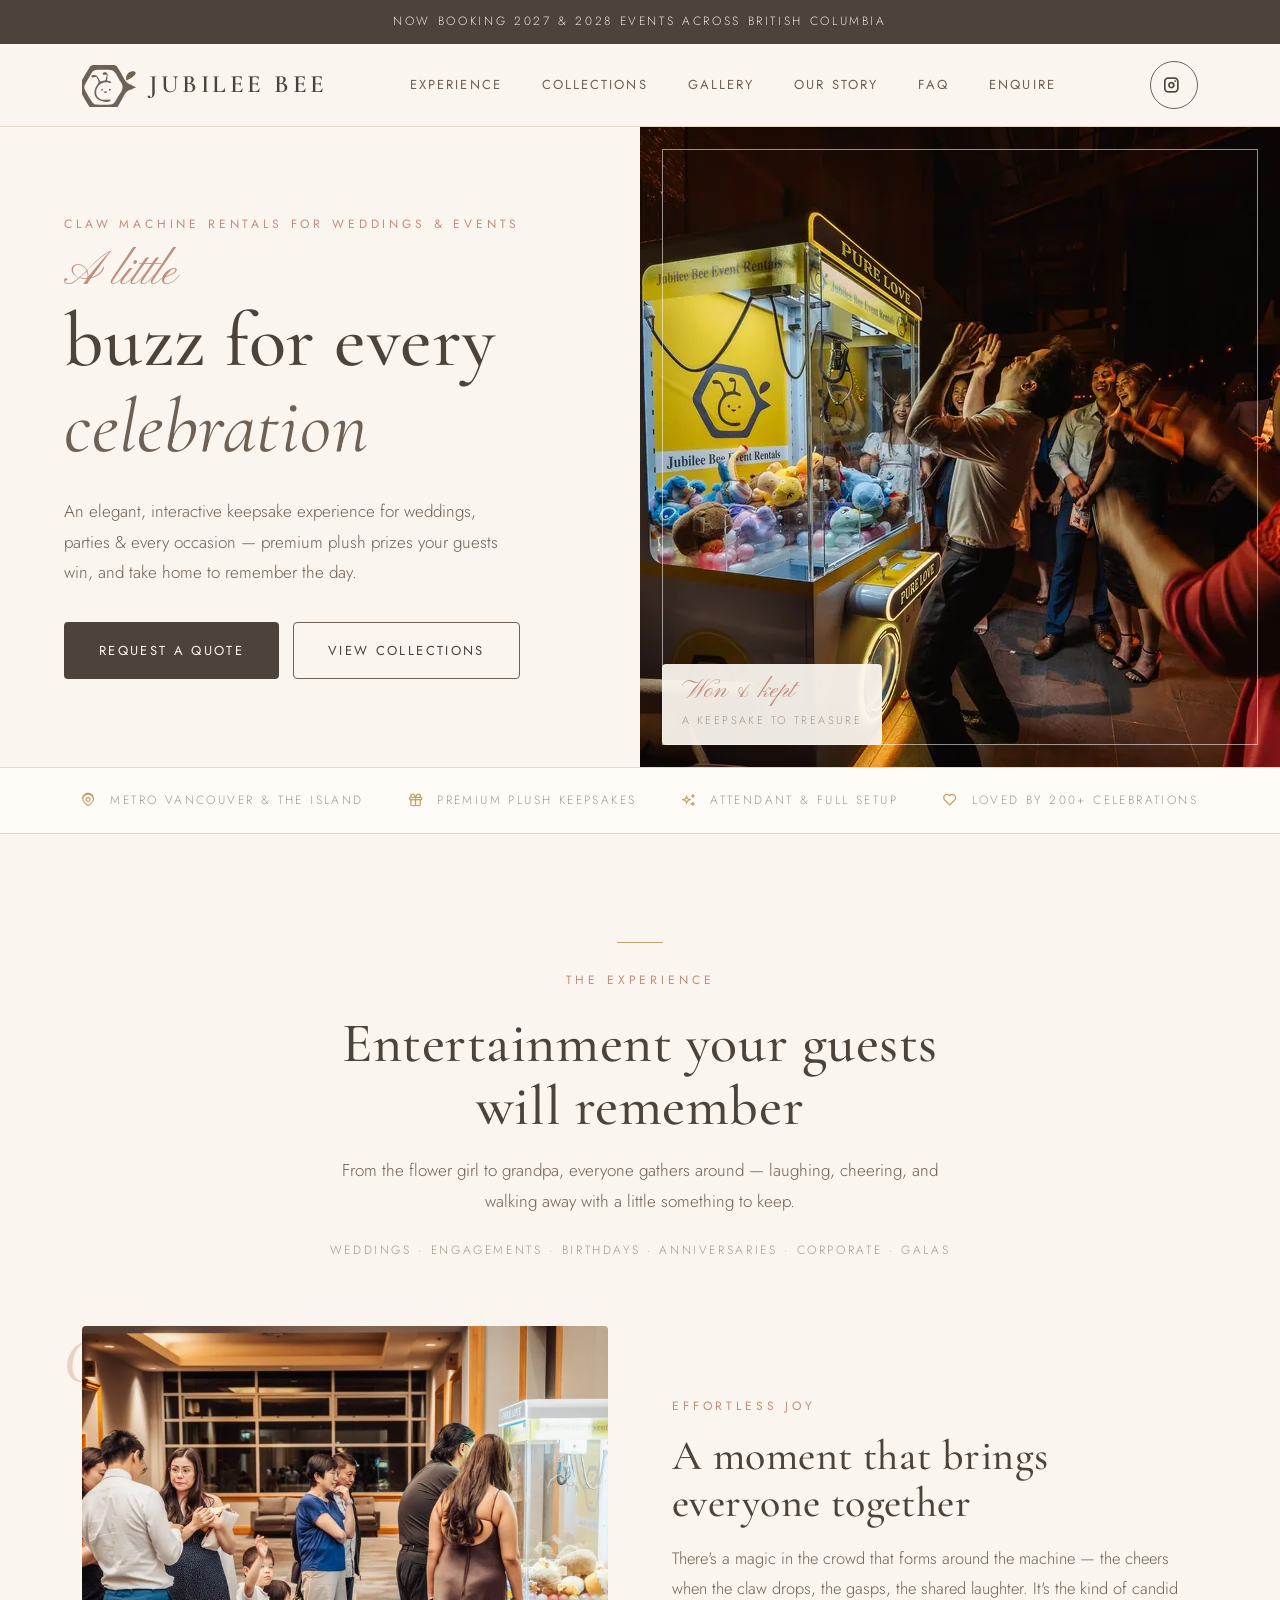
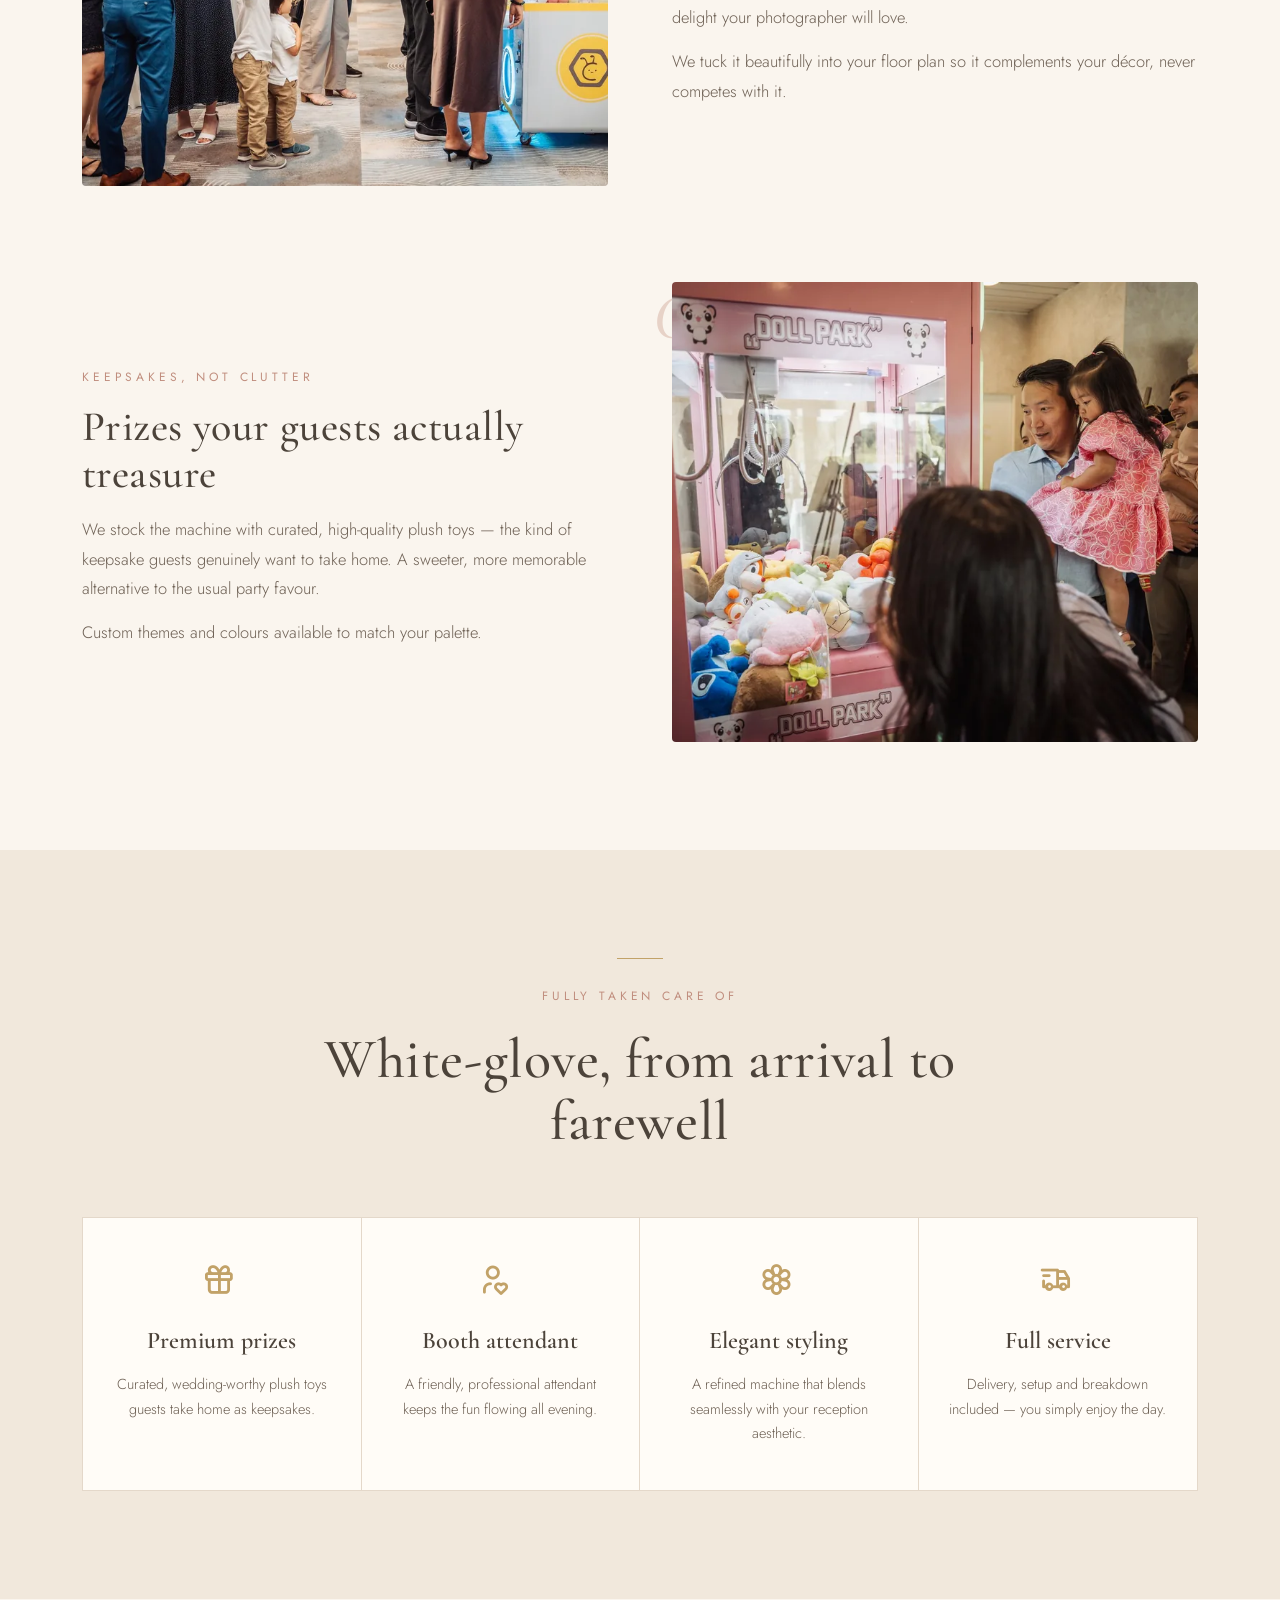
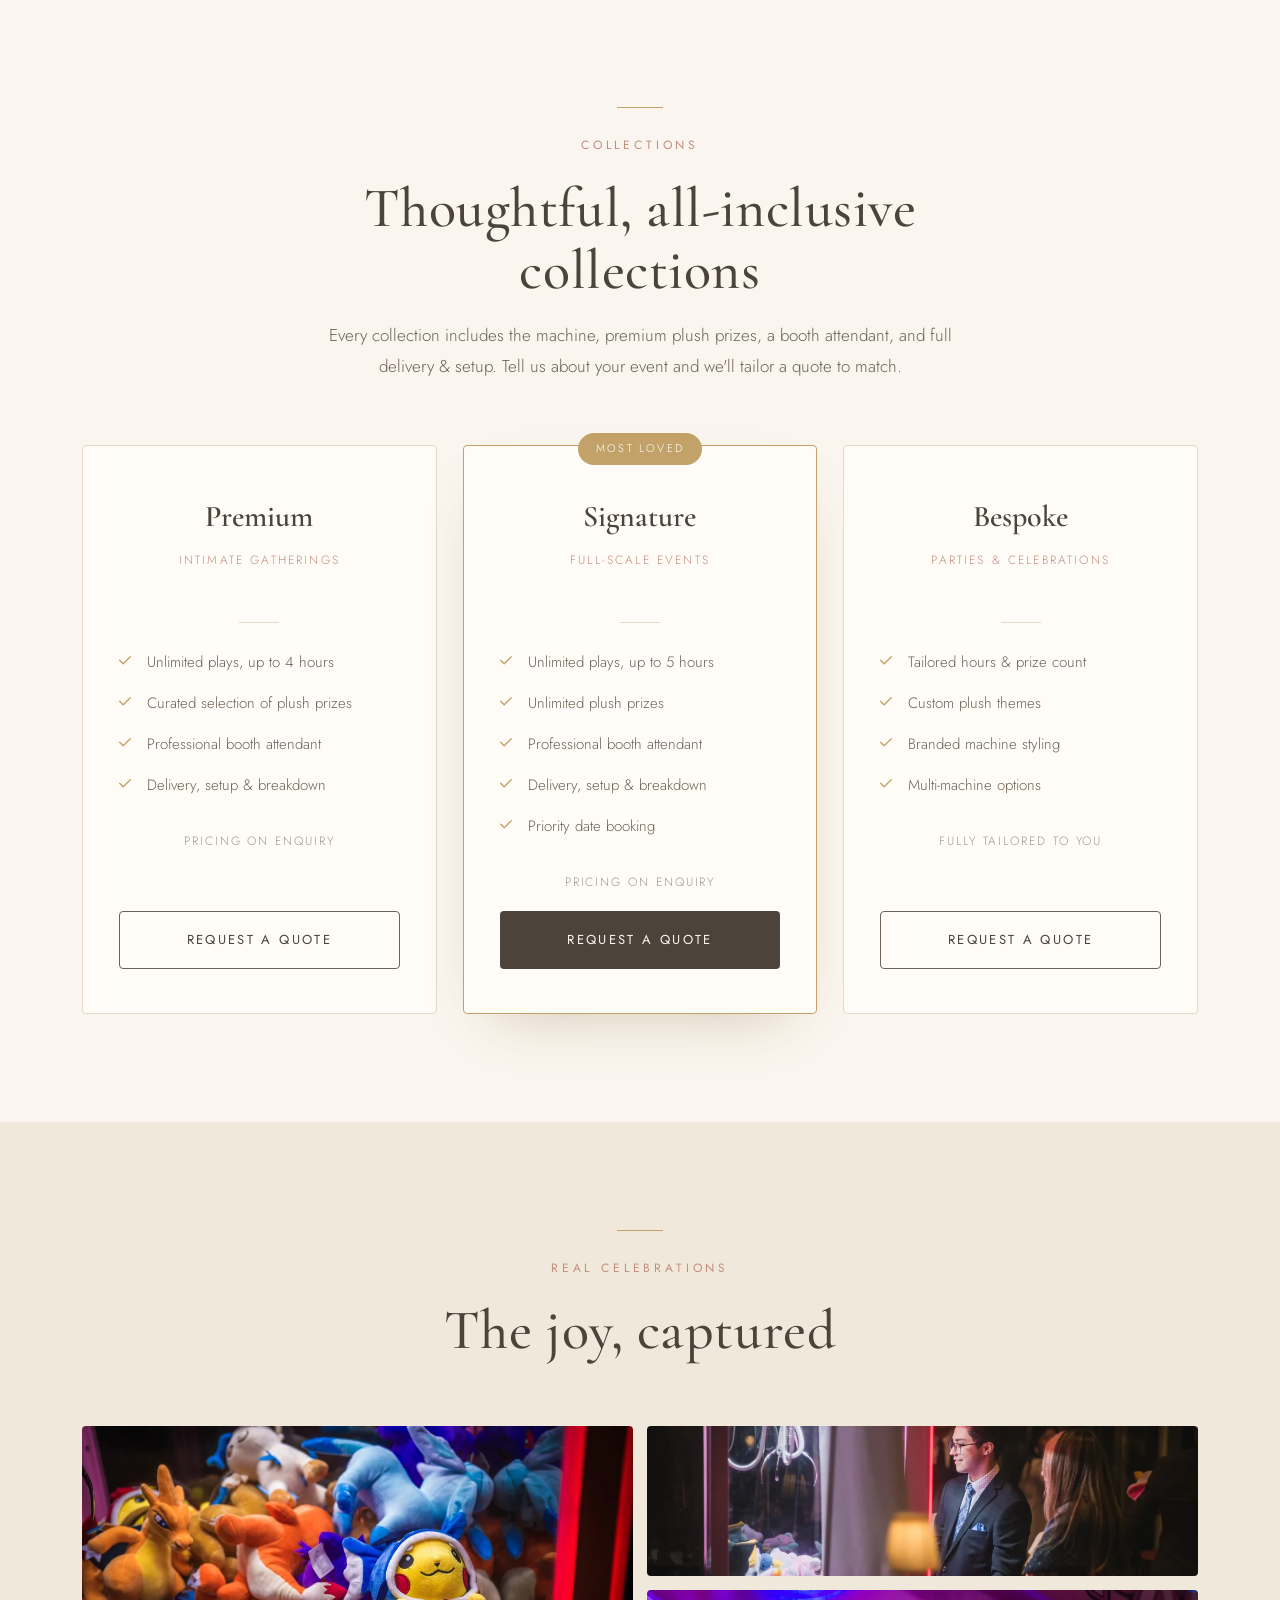
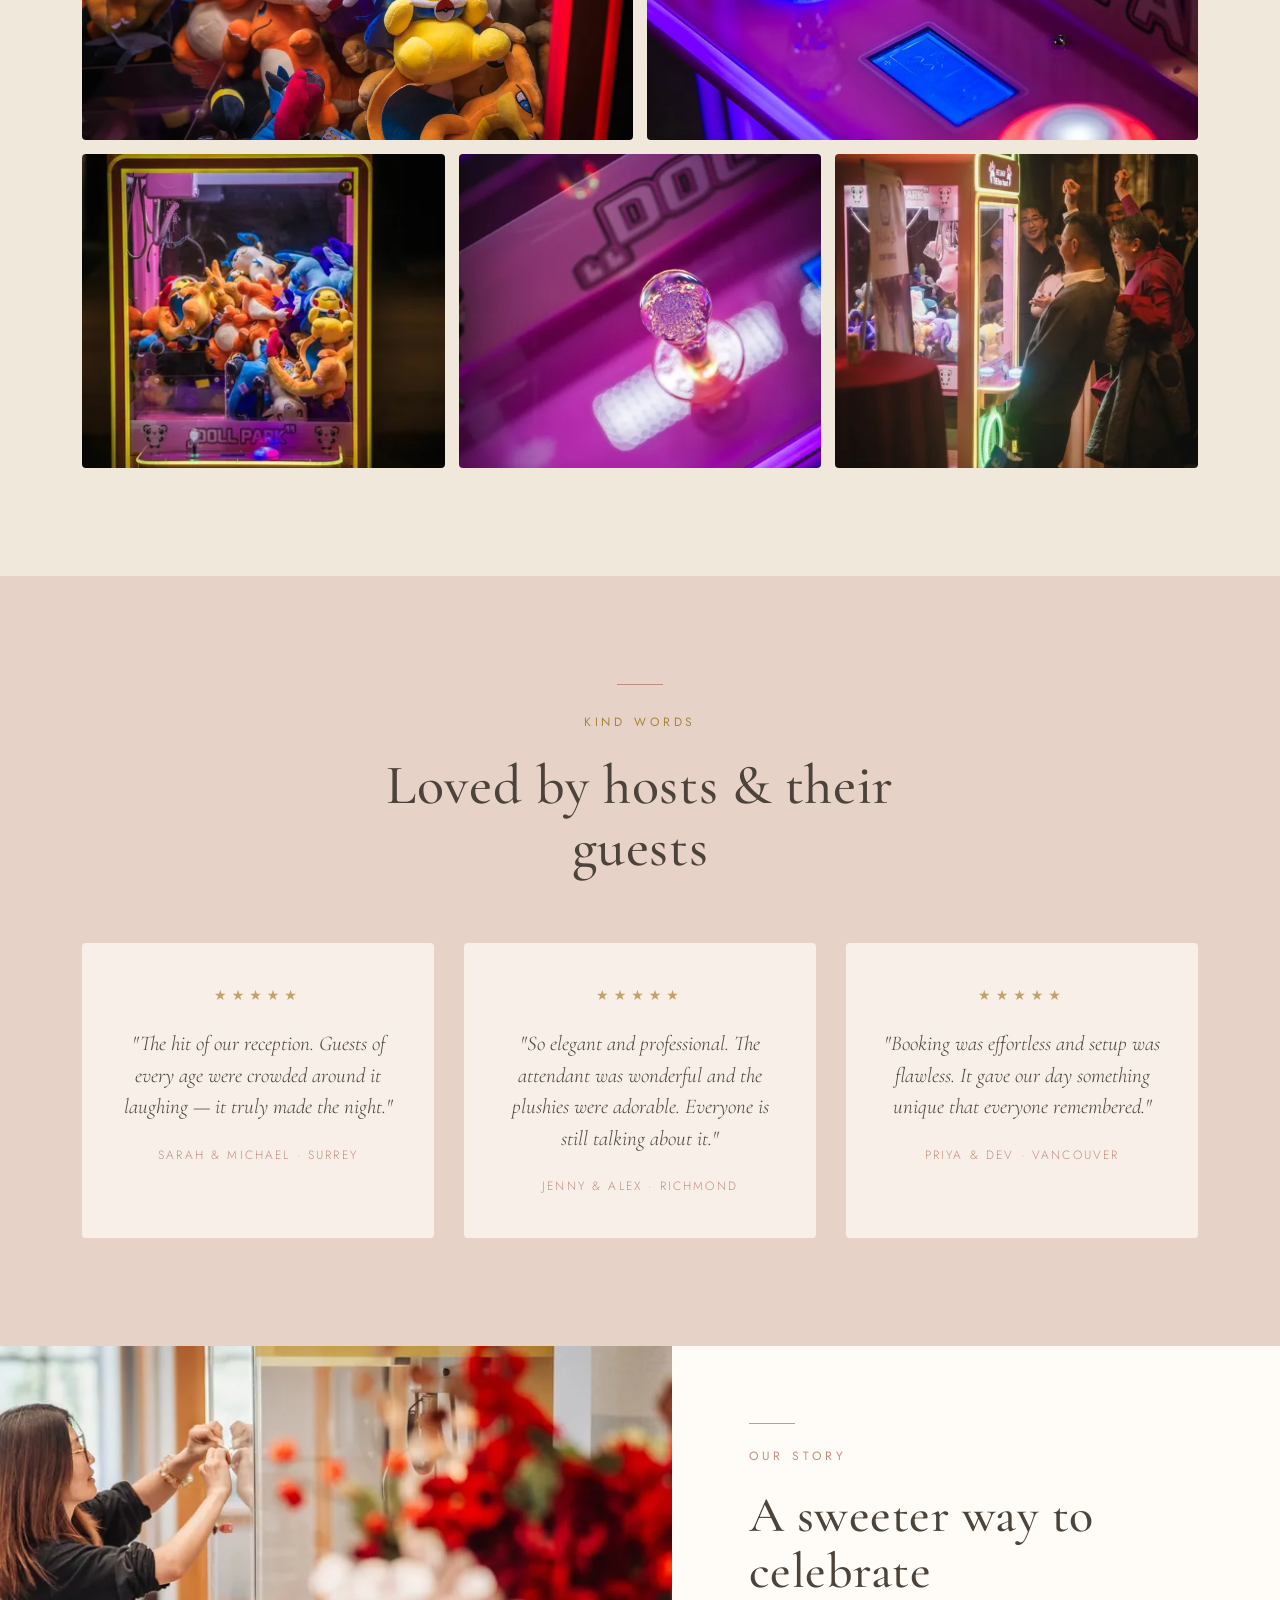
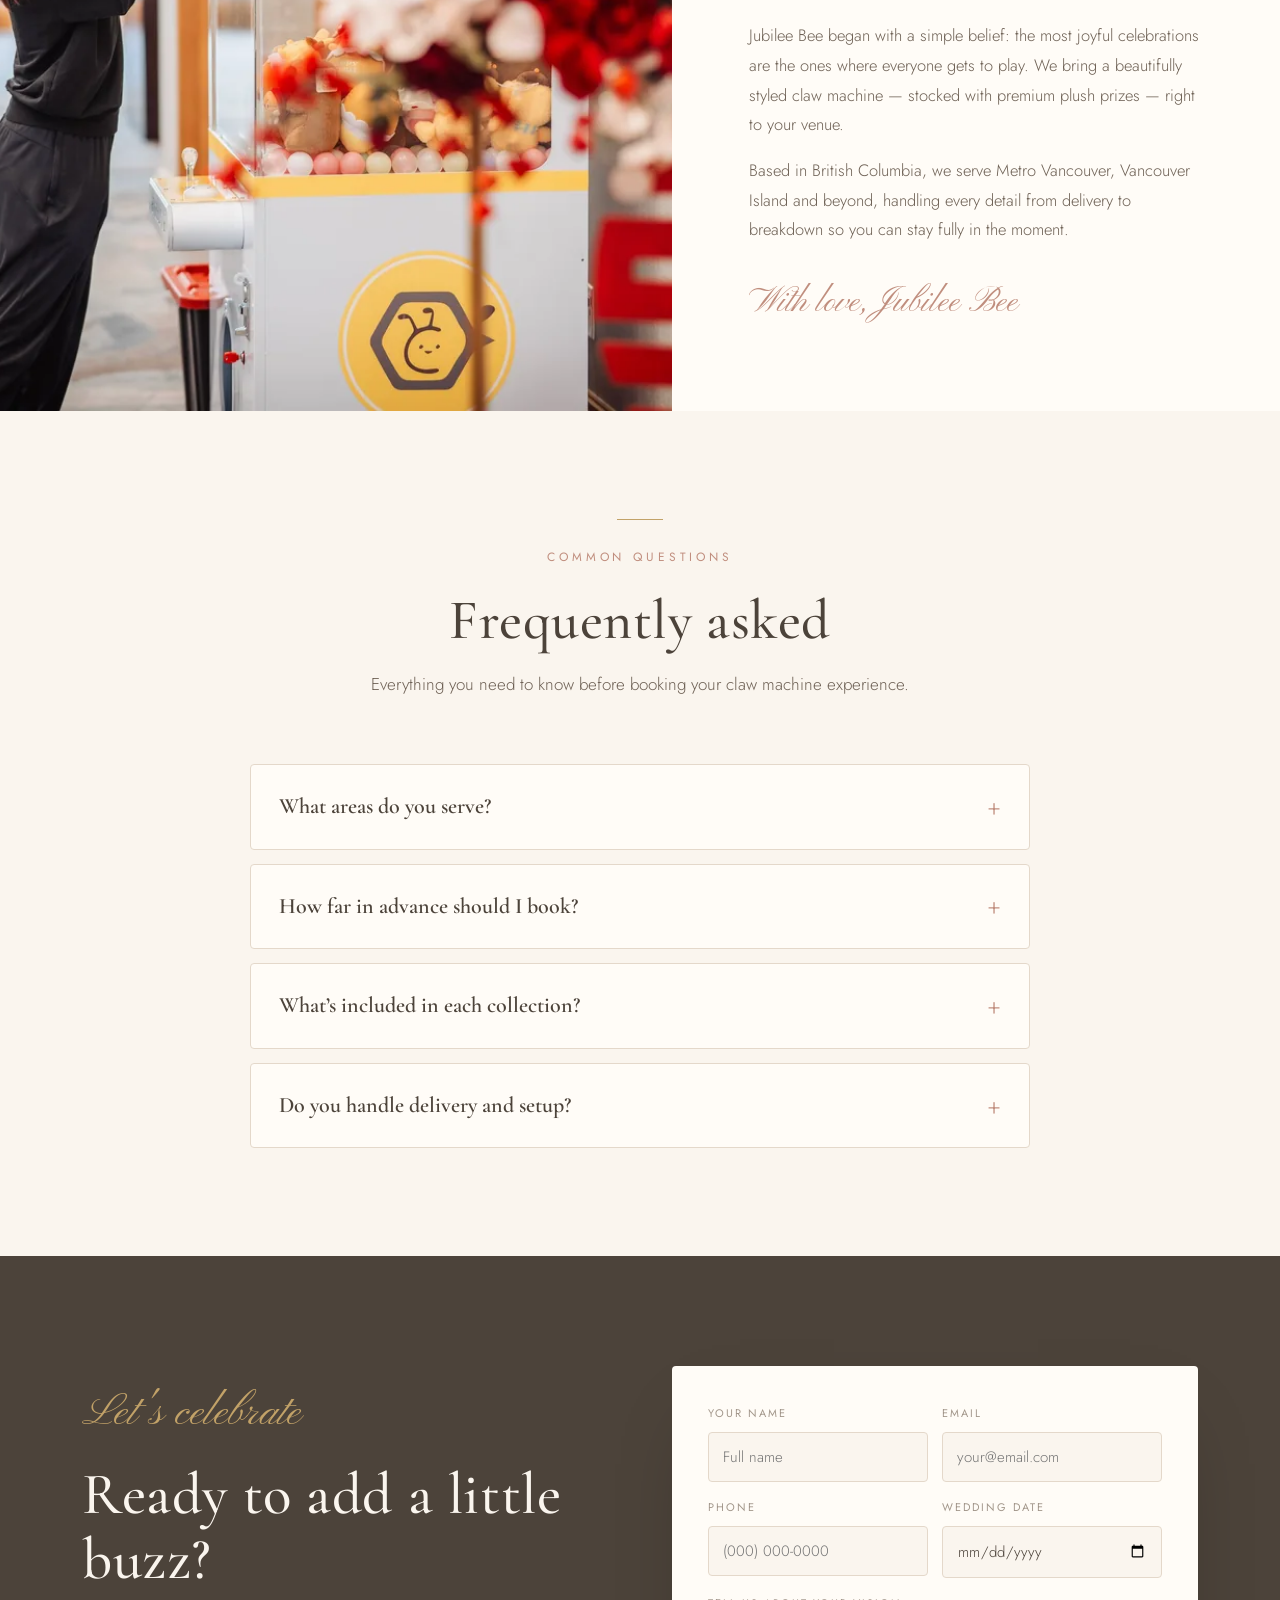
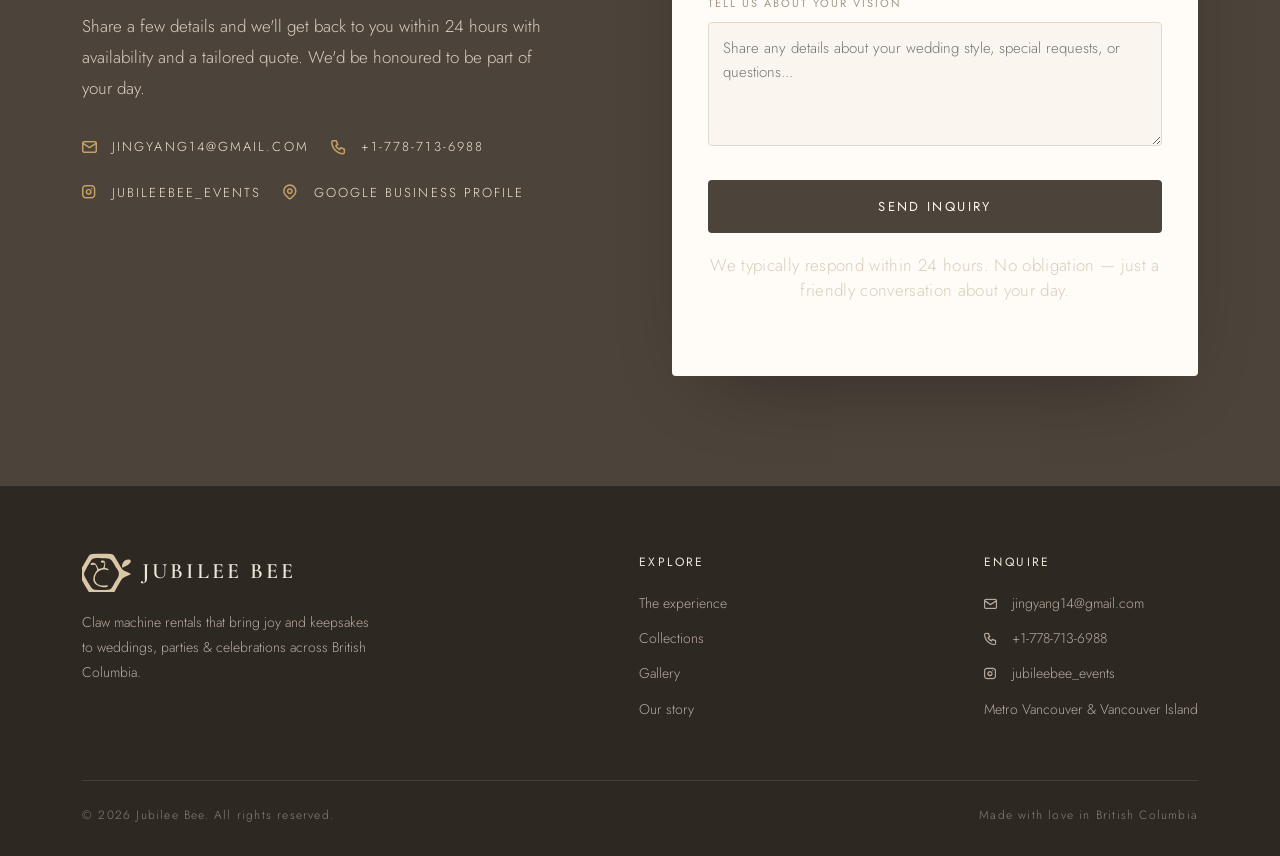
<file: index.html>
<!DOCTYPE html>
<html lang="en">
<head>
<meta charset="UTF-8" />
<meta name="viewport" content="width=device-width, initial-scale=1.0" />
<title>Jubilee Bee — Claw Machine Rentals for Weddings &amp; Events</title>
<meta name="description" content="Claw machine rentals for weddings, receptions & events in Vancouver, Surrey, Richmond, Burnaby & across British Columbia. Plush prizes, attendant, full setup." />
<meta name="keywords" content="wedding claw machine rental Vancouver, claw machine rental BC, wedding reception entertainment, bridal shower games Vancouver, wedding prize machine, Vancouver Island event rentals, claw machine party rental, Surrey event rentals, Richmond wedding entertainment" />
<meta name="author" content="Jubilee Bee Event Rentals" />
<meta name="robots" content="index, follow, max-image-preview:large" />
<meta name="theme-color" content="#4C433A" />
<meta name="geo.region" content="CA-BC" />
<meta name="geo.placename" content="Vancouver, British Columbia" />
<meta name="geo.position" content="49.2827;-123.1207" />
<meta name="ICBM" content="49.2827, -123.1207" />

<link rel="canonical" href="https://jubileebee.ca/" />
<link rel="icon" type="image/svg+xml" href="/favicon.svg" />
<link rel="icon" type="image/x-icon" href="/favicon.ico" />
<link rel="apple-touch-icon" sizes="180x180" href="/apple-touch-icon.png" />
<link rel="sitemap" type="application/xml" href="/sitemap.xml" />
<link rel="alternate" type="text/plain" href="/llms.txt" title="LLM-readable summary" />
<link rel="alternate" type="text/markdown" href="/llms-full.txt" title="Full site content in markdown" />
<link rel="describedby" href="/llms.txt" />

<link rel="preconnect" href="https://fonts.gstatic.com" crossorigin />
<link rel="preload" as="style" href="https://fonts.googleapis.com/css2?family=Cormorant+Garamond:ital,wght@0,400;0,500;0,600;1,400;1,500&family=Jost:wght@300;400;500&family=Pinyon+Script&display=swap" onload="this.onload=null;this.rel='stylesheet'" />
<noscript><link rel="stylesheet" href="https://fonts.googleapis.com/css2?family=Cormorant+Garamond:ital,wght@0,400;0,500;0,600;1,400;1,500&family=Jost:wght@300;400;500&family=Pinyon+Script&display=swap" /></noscript>
<link rel="preload" as="image" href="/assets/i-gQDXZXP-2000.webp" imagesrcset="/assets/i-gQDXZXP-480.webp 480w, /assets/i-gQDXZXP-960.webp 960w, /assets/i-gQDXZXP-1600.webp 1600w, /assets/i-gQDXZXP-2000.webp 2000w" imagesizes="(max-width: 900px) 100vw, 50vw" type="image/webp" fetchpriority="high" />

<!-- Open Graph / Facebook -->
<meta property="og:type" content="website" />
<meta property="og:url" content="https://jubileebee.ca/" />
<meta property="og:title" content="Jubilee Bee — Claw Machine Rentals for Weddings &amp; Events" />
<meta property="og:description" content="An elegant claw machine rental experience for weddings, parties & celebrations across British Columbia. Curated plush keepsakes, white-glove service." />
<meta property="og:image" content="https://jubileebee.ca/og-image.jpg" />
<meta property="og:image:width" content="1200" />
<meta property="og:image:height" content="630" />
<meta property="og:image:alt" content="Jubilee Bee Event Rentals — a little buzz for every celebration" />
<meta property="og:locale" content="en_CA" />
<meta property="og:site_name" content="Jubilee Bee Event Rentals" />

<!-- Twitter -->
<meta name="twitter:card" content="summary_large_image" />
<meta name="twitter:title" content="Jubilee Bee — Claw Machine Rentals for Weddings &amp; Events" />
<meta name="twitter:description" content="An elegant claw machine rental experience for weddings, parties & celebrations across British Columbia." />
<meta name="twitter:image" content="https://jubileebee.ca/og-image.jpg" />

<!-- JSON-LD Structured Data -->
<script type="application/ld+json">
{
  "@context": "https://schema.org",
  "@type": "LocalBusiness",
  "@id": "https://jubileebee.ca/#business",
  "name": "Jubilee Bee Event Rentals",
  "description": "Wedding and event claw machine rentals in British Columbia. Curated plush keepsakes, professional attendant, full delivery and setup.",
  "url": "https://jubileebee.ca",
  "image": "https://jubileebee.ca/assets/i-gQDXZXP.jpg",
  "logo": "https://jubileebee.ca/assets/i-gQDXZXP.jpg",
  "telephone": "+1-778-713-6988",
  "email": "jingyang14@gmail.com",
  "priceRange": "$$$",
  "address": {
    "@type": "PostalAddress",
    "addressLocality": "Vancouver",
    "addressRegion": "BC",
    "addressCountry": "CA"
  },
  "geo": {
    "@type": "Geo",
    "latitude": "49.2827",
    "longitude": "-123.1207"
  },
  "openingHoursSpecification": [{
    "@type": "OpeningHoursSpecification",
    "dayOfWeek": ["Monday", "Tuesday", "Wednesday", "Thursday", "Friday", "Saturday", "Sunday"],
    "opens": "09:00",
    "closes": "21:00"
  }],
  "areaServed": [
    { "@type": "City", "name": "Vancouver" },
    { "@type": "City", "name": "Surrey" },
    { "@type": "City", "name": "Richmond" },
    { "@type": "City", "name": "Burnaby" },
    { "@type": "City", "name": "Victoria" }
  ],
  "serviceType": "Wedding Entertainment",
  "hasMap": "https://www.google.com/maps?cid=4042971398943462821",
  "sameAs": [
    "https://instagram.com/jubileebee_events",
    "https://www.google.com/maps?cid=4042971398943462821"
  ]
}
</script>

<!-- Service / OfferCatalog: the three rental collections -->
<script type="application/ld+json">
{
  "@context": "https://schema.org",
  "@type": "Service",
  "@id": "https://jubileebee.ca/#services",
  "name": "Wedding Claw Machine Rentals",
  "serviceType": "Event Entertainment Rental",
  "provider": { "@id": "https://jubileebee.ca/#business" },
  "areaServed": [
    { "@type": "City", "name": "Vancouver" },
    { "@type": "City", "name": "Surrey" },
    { "@type": "City", "name": "Richmond" },
    { "@type": "City", "name": "Burnaby" },
    { "@type": "City", "name": "Victoria" }
  ],
  "hasOfferCatalog": {
    "@type": "OfferCatalog",
    "name": "Jubilee Bee Collections",
    "itemListElement": [
      {
        "@type": "Offer",
        "itemOffered": {
          "@type": "Service",
          "name": "Premium",
          "description": "Unlimited plays up to 4 hours, curated plush prizes, professional booth attendant, full delivery and breakdown. Designed for intimate gatherings."
        }
      },
      {
        "@type": "Offer",
        "itemOffered": {
          "@type": "Service",
          "name": "Signature",
          "description": "Unlimited plays up to 5 hours, unlimited plush prizes, professional booth attendant, full delivery and breakdown, plus priority date booking. Designed for full-scale events."
        }
      },
      {
        "@type": "Offer",
        "itemOffered": {
          "@type": "Service",
          "name": "Bespoke",
          "description": "Fully tailored package — custom hours, prize count, plush themes, branded machine styling, and multi-machine options."
        }
      }
    ]
  }
}
</script>

<!-- Organization + founder: GEO entity attribution for LLM citation -->
<script type="application/ld+json">
{
  "@context": "https://schema.org",
  "@type": "Organization",
  "@id": "https://jubileebee.ca/#organization",
  "name": "Jubilee Bee Event Rentals",
  "alternateName": "Jubilee Bee",
  "url": "https://jubileebee.ca",
  "logo": "https://jubileebee.ca/og-image.jpg",
  "image": "https://jubileebee.ca/og-image.jpg",
  "description": "Wedding and event claw machine rental service in Vancouver, British Columbia. Premium plush prizes, professional attendant, full delivery and setup.",
  "foundingDate": "2024",
  "founder": {
    "@id": "https://jubileebee.ca/#founder"
  },
  "contactPoint": [{
    "@type": "ContactPoint",
    "telephone": "+1-778-713-6988",
    "contactType": "customer service",
    "email": "jingyang14@gmail.com",
    "areaServed": { "@type": "AdministrativeArea", "name": "British Columbia, Canada" },
    "availableLanguage": ["English"]
  }],
  "sameAs": [
    "https://instagram.com/jubileebee_events",
    "https://www.google.com/maps?cid=4042971398943462821"
  ]
}
</script>
<script type="application/ld+json">
{
  "@context": "https://schema.org",
  "@type": "Person",
  "@id": "https://jubileebee.ca/#founder",
  "name": "Gillian Yang",
  "jobTitle": "Founder",
  "worksFor": { "@id": "https://jubileebee.ca/#organization" },
  "url": "https://jubileebee.ca"
}
</script>

<!-- FAQPage: drives rich snippets in Google search -->
<script type="application/ld+json">
{
  "@context": "https://schema.org",
  "@type": "FAQPage",
  "@id": "https://jubileebee.ca/#faq",
  "mainEntity": [
    {
      "@type": "Question",
      "name": "What areas do you serve?",
      "acceptedAnswer": {
        "@type": "Answer",
        "text": "We serve Vancouver, Surrey, Richmond, Burnaby and Victoria, plus Vancouver Island and events anywhere in British Columbia — including destination events further afield. Travel arrangements can be made for locations across the province."
      }
    },
    {
      "@type": "Question",
      "name": "How far in advance should I book?",
      "acceptedAnswer": {
        "@type": "Answer",
        "text": "Most couples book us 6 months to a year ahead of their wedding date. Popular dates fill up quickly, so reaching out early gives you the best chance of securing your preferred date."
      }
    },
    {
      "@type": "Question",
      "name": "What’s included in each collection?",
      "acceptedAnswer": {
        "@type": "Answer",
        "text": "Every collection includes the machine, premium plush prizes, a professional booth attendant, delivery, setup, and breakdown. The Signature collection adds unlimited plush prizes and priority date booking; Bespoke is fully tailored to your event."
      }
    },
    {
      "@type": "Question",
      "name": "Do you handle delivery and setup?",
      "acceptedAnswer": {
        "@type": "Answer",
        "text": "Yes — full delivery, setup, and breakdown are included with every collection. We typically arrive 1–2 hours before your event starts to get everything in place."
      }
    }
  ]
}
</script>

<link rel="preconnect" href="https://fonts.googleapis.com" />
<link rel="preconnect" href="https://fonts.gstatic.com" crossorigin />

<style>
  :root {
    --mocha: #6E6155;        /* brand taupe from logo */
    --mocha-deep: #4C433A;   /* headings / dark text */
    --taupe: #A2968A;        /* muted */
    --cream: #FAF5EE;        /* page bg */
    --ivory: #FFFCF7;        /* cards */
    --sand: #F1E8DC;         /* alt sections */
    --blush: #E7D2C7;        /* soft accent fill */
    --rose: #C08E7E;         /* dusty rose accent */
    --champagne: #C2A268;    /* gold accent */
    --gold-deep: #A6853F;
    --line: #E4D8CA;
    --radius: 4px;
  }
  * { margin: 0; padding: 0; box-sizing: border-box; }
  html { scroll-behavior: smooth; }
  body {
    font-family: 'Jost', system-ui, sans-serif;
    color: var(--mocha);
    background: var(--cream);
    line-height: 1.8;
    font-weight: 300;
    font-size: 16px;
    -webkit-font-smoothing: antialiased;
  }
  h1,h2,h3,.serif { font-family: 'Cormorant Garamond', Georgia, serif; color: var(--mocha-deep); font-weight: 500; line-height: 1.12; letter-spacing: .01em; }
  .script { font-family: 'Pinyon Script', cursive; color: var(--rose); font-weight: 400; }
  a { text-decoration: none; color: inherit; }
  img { display: block; max-width: 100%; }
  .wrap { max-width: 1180px; margin: 0 auto; padding: 0 32px; }

  .eyebrow {
    font-size: 12px; letter-spacing: .32em; text-transform: uppercase;
    color: var(--rose); font-weight: 400; display: inline-block; margin-bottom: 20px;
  }
  .rule { width: 46px; height: 1px; background: var(--champagne); margin: 0 auto 22px; }

  .btn {
    display: inline-flex; align-items: center; gap: 10px; cursor: pointer;
    font-family: 'Jost', sans-serif; font-weight: 400; font-size: 13px; letter-spacing: .18em;
    text-transform: uppercase; padding: 16px 34px; border-radius: var(--radius);
    transition: all .25s ease; border: 1px solid transparent;
  }
  .btn-solid { background: var(--mocha-deep); color: var(--cream); }
  .btn-solid:hover { background: var(--mocha); }
  .btn-line { background: transparent; border-color: var(--mocha); color: var(--mocha-deep); }
  .btn-line:hover { background: var(--mocha-deep); color: var(--cream); border-color: var(--mocha-deep); }
  .btn-light { background: var(--cream); color: var(--mocha-deep); }
  .btn-light:hover { background: #fff; }

  /* ---------- ICON BUTTON (Instagram in header) ---------- */
  .ig-icon {
    width: 48px; height: 48px;
    display: inline-flex; align-items: center; justify-content: center;
    border-radius: 50%;
    border: 1px solid var(--mocha);
    color: var(--mocha-deep);
    margin-left: 12px;
    transition: all .25s ease;
    flex-shrink: 0;
  }
  .ig-icon:hover { background: var(--mocha-deep); color: var(--cream); border-color: var(--mocha-deep); }
  .ig-icon i { font-size: 20px; }
  @media (max-width: 900px){ .ig-icon{ width: 42px; height: 42px; margin-left: 8px; } .ig-icon i { font-size: 18px; } }

  /* ---------- ANNOUNCEMENT ---------- */
  .announce { background: var(--mocha-deep); color: #EFE6D9; text-align: center; font-size: 12px; letter-spacing: .22em; text-transform: uppercase; padding: 11px; font-weight: 300; }

  /* ---------- NAV ---------- */
  header { position: sticky; top: 0; z-index: 50; background: rgba(250,245,238,.9); backdrop-filter: blur(10px); border-bottom: 1px solid var(--line); }
  nav { display: flex; align-items: center; justify-content: space-between; height: 82px; }
  .brand { display: flex; align-items: center; gap: 12px; }
  .brand svg { height: 44px; width: auto; }
  .brand svg path { fill: var(--mocha) !important; }
  .brand .name { font-family: 'Cormorant Garamond', serif; font-size: 25px; font-weight: 600; color: var(--mocha-deep); letter-spacing: .14em; text-transform: uppercase; }
  .navlinks { display: flex; gap: 40px; font-size: 13px; letter-spacing: .16em; text-transform: uppercase; font-weight: 400; }
  .navlinks a { position: relative; color: var(--mocha); padding: 6px 0; transition: color .2s; }
  .navlinks a:hover { color: var(--rose); }
  @media (max-width: 900px){ .navlinks{ display:none; } }

  /* ---------- HERO ---------- */
  .hero { display: grid; grid-template-columns: 1fr 1fr; min-height: 640px; }
  .hero-copy { display: flex; flex-direction: column; justify-content: center; padding: 80px clamp(32px,5vw,88px); }
  .hero-copy .script { font-size: 46px; line-height: .8; margin-bottom: 6px; display: block; }
  .hero-copy h1 { font-size: clamp(48px, 6vw, 82px); font-weight: 500; }
  .hero-copy h1 .thin { font-style: italic; font-weight: 400; color: var(--mocha); }
  .hero-copy p { margin: 26px 0 34px; font-size: 17px; max-width: 440px; color: var(--mocha); }
  .hero-cta { display: flex; gap: 14px; flex-wrap: wrap; }
  .hero-photo { position: relative; background: var(--sand); overflow: hidden; }
  .hero-photo img { width: 100%; height: 100%; object-fit: cover; }
  .hero-photo .frame { position:absolute; inset:22px; border:1px solid rgba(255,255,255,.55); pointer-events:none; }
  .hero-tag { position: absolute; left: 22px; bottom: 22px; background: rgba(250,245,238,.94); padding: 14px 20px; border-radius: var(--radius); }
  .hero-tag .script { font-size: 26px; line-height: 1; }
  .hero-tag small { display:block; font-size: 11px; letter-spacing: .22em; text-transform: uppercase; color: var(--taupe); margin-top: 4px; }
  @media (max-width: 900px){ .hero{ grid-template-columns:1fr; } .hero-photo{ min-height: 380px; order:-1; } }

  /* ---------- MARQUEE / TRUST ---------- */
  .trust { border-top: 1px solid var(--line); border-bottom: 1px solid var(--line); background: var(--ivory); }
  .trust .wrap { display:flex; align-items:center; justify-content:space-between; flex-wrap:wrap; gap:18px; padding: 22px 32px; font-size: 12px; letter-spacing:.2em; text-transform:uppercase; color: var(--taupe); }
  .trust span { display:flex; align-items:center; gap:10px; }
  .trust i { color: var(--champagne); font-size:16px; }

  /* ---------- SECTION SHELL ---------- */
  section.blk { padding: 108px 0; }
  .head-center { text-align:center; max-width: 640px; margin: 0 auto 64px; }
  .head-center h2 { font-size: clamp(36px, 4.4vw, 56px); }
  .head-center p { margin-top: 18px; font-size: 17px; color: var(--mocha); }
  .occasions { margin-top: 24px; font-size: 12px; letter-spacing: .22em; text-transform: uppercase; color: var(--taupe); }
  .quote-note { font-size: 12px; letter-spacing: .16em; text-transform: uppercase; color: var(--taupe); margin-bottom: 18px; }

  /* ---------- EXPERIENCE (editorial rows) ---------- */
  .exp-row { display:grid; grid-template-columns: 1fr 1fr; gap: 64px; align-items:center; margin-bottom: 96px; }
  .exp-row:last-child { margin-bottom: 0; }
  .exp-row.rev .exp-img { order: 2; }
  .exp-img { position: relative; }
  .exp-img img { width:100%; height: 460px; object-fit: cover; border-radius: var(--radius); }
  .exp-img .num { position:absolute; top: -26px; left: -18px; font-family:'Cormorant Garamond',serif; font-style:italic; font-size: 100px; color: var(--blush); z-index:-1; line-height:1; }
  .exp-txt .eyebrow { margin-bottom: 14px; }
  .exp-txt h3 { font-size: clamp(30px,3.4vw,42px); margin-bottom: 18px; }
  .exp-txt p { font-size: 16.5px; color: var(--mocha); margin-bottom: 14px; }
  @media (max-width: 900px){ .exp-row{ grid-template-columns:1fr; gap:34px; margin-bottom:64px; } .exp-row.rev .exp-img{ order:0; } .exp-img img{ height: 320px; } }

  /* ---------- FEATURES ---------- */
  .why { background: var(--sand); }
  .feat-grid { display:grid; grid-template-columns: repeat(4,1fr); gap: 0; border: 1px solid var(--line); background: var(--ivory); }
  .feat { padding: 44px 30px; text-align:center; border-right: 1px solid var(--line); }
  .feat:last-child { border-right: none; }
  .feat i { font-size: 34px; color: var(--champagne); }
  .feat h4 { font-family:'Cormorant Garamond',serif; font-size: 24px; font-weight:600; color: var(--mocha-deep); margin: 16px 0 10px; }
  .feat p { font-size: 14.5px; color: var(--mocha); line-height:1.7; }
  @media (max-width: 900px){ .feat-grid{ grid-template-columns:1fr 1fr; } .feat:nth-child(2){ border-right:none; } .feat{ border-bottom:1px solid var(--line); } }
  @media (max-width: 540px){ .feat-grid{ grid-template-columns:1fr; } .feat{ border-right:none; } }

  /* ---------- PACKAGES ---------- */
  .pkg-grid { display:grid; grid-template-columns: repeat(3,1fr); gap: 26px; }
  .pkg { background: var(--ivory); border: 1px solid var(--line); border-radius: var(--radius); padding: 44px 36px; display:flex; flex-direction:column; text-align:center; position:relative; }
  .pkg.feat-pkg { border-color: var(--champagne); box-shadow: 0 24px 60px -34px rgba(120,90,40,.4); }
  .pkg .ribbon { position:absolute; top:-13px; left:50%; transform:translateX(-50%); background: var(--champagne); color:#fff; font-size:11px; letter-spacing:.2em; text-transform:uppercase; padding:6px 18px; border-radius: 40px; }
  .pkg .tier { font-family:'Cormorant Garamond',serif; font-size:30px; font-weight:600; color:var(--mocha-deep); }
  .pkg .tag { font-size:12px; letter-spacing:.18em; text-transform:uppercase; color:var(--rose); margin:6px 0 24px; }
  .pkg .amt { font-family:'Cormorant Garamond',serif; font-size:56px; font-weight:500; color:var(--mocha-deep); line-height:1; }
  .pkg .amt small { font-size:15px; color:var(--taupe); font-family:'Jost'; letter-spacing:.05em; display:block; margin-top:8px; text-transform:none; }
  .pkg .div { width:40px; height:1px; background:var(--line); margin:26px auto; }
  .pkg ul { list-style:none; display:flex; flex-direction:column; gap:14px; margin-bottom:32px; text-align:left; }
  .pkg li { font-size:15px; color:var(--mocha); display:flex; gap:11px; align-items:flex-start; }
  .pkg li i { color:var(--champagne); font-size:17px; margin-top:3px; flex-shrink:0; }
  .pkg .btn { width:100%; justify-content:center; margin-top:auto; }
  @media (max-width: 900px){ .pkg-grid{ grid-template-columns:1fr; } }

  /* ---------- GALLERY ---------- */
  .gal { background: var(--sand); }
  .gal-grid { display:grid; grid-template-columns: repeat(6, 1fr); grid-auto-rows: 150px; gap: 14px; }
  .gal-grid figure { overflow:hidden; border-radius: var(--radius); position:relative; }
  .gal-grid img { width:100%; height:100%; object-fit:cover; transition: transform .6s ease; }
  .gal-grid figure:hover img { transform: scale(1.06); }
  .a { grid-column: span 3; grid-row: span 2; }
  .b { grid-column: span 3; grid-row: span 1; }
  .c { grid-column: span 3; grid-row: span 1; }
  .d { grid-column: span 2; grid-row: span 2; }
  .e { grid-column: span 2; grid-row: span 2; }
  .f { grid-column: span 2; grid-row: span 2; }
  @media (max-width: 900px){ .gal-grid{ grid-template-columns: repeat(2,1fr); } .a,.b,.c,.d,.e,.f{ grid-column: span 1; grid-row: span 1; } .a{ grid-column: span 2; } }

  /* ---------- TESTIMONIALS ---------- */
  .tst { background: var(--blush); }
  .tst .head-center h2 { color: var(--mocha-deep); }
  .tst-grid { display:grid; grid-template-columns: repeat(3,1fr); gap: 30px; }
  .quote { background: rgba(255,252,247,.7); border-radius: var(--radius); padding: 40px 34px; text-align:center; }
  .quote .stars { color: var(--champagne); letter-spacing: 5px; font-size: 14px; margin-bottom: 20px; }
  .quote p { font-family:'Cormorant Garamond',serif; font-style:italic; font-size: 21px; line-height:1.5; color: var(--mocha-deep); }
  .quote .who { margin-top: 22px; font-size: 12px; letter-spacing: .18em; text-transform: uppercase; color: var(--rose); }
  @media (max-width: 900px){ .tst-grid{ grid-template-columns:1fr; } }

  /* ---------- ABOUT / STORY ---------- */
  .about { position: relative; }
  .about-band { display:grid; grid-template-columns: 1.05fr .95fr; align-items:stretch; }
  .about-photo img { width:100%; height:100%; min-height: 460px; object-fit: cover; }
  .about-copy { background: var(--ivory); display:flex; flex-direction:column; justify-content:center; padding: clamp(48px,6vw,96px); }
  .about-copy h2 { font-size: clamp(34px,4vw,50px); margin-bottom: 22px; }
  .about-copy p { font-size: 16.5px; color: var(--mocha); margin-bottom: 16px; }
  .about-copy .signoff { font-family:'Pinyon Script',cursive; color:var(--rose); font-size: 34px; margin-top: 12px; }
  @media (max-width: 900px){ .about-band{ grid-template-columns:1fr; } }

  /* ---------- MACHINE SHOWCASE ---------- */
  .mshow { background: #2A241E; color: #E6DACB; position: relative; }
  .mshow .head-center h2 { color: var(--cream); }
  .mshow .head-center p { color: #C6B9A8; }
  .mshow .rule { background: var(--champagne); }
  .mshow-grid { display:grid; grid-template-columns: repeat(4,1fr); gap: 16px; }
  .mshow-grid figure { border-radius: var(--radius); overflow:hidden; position:relative; background:#000; }
  .mshow-grid img { width:100%; height: 440px; object-fit: cover; transition: transform .6s ease; }
  .mshow-grid figure:hover img { transform: scale(1.05); }
  .mshow-grid figcaption { position:absolute; left:14px; bottom:14px; background: rgba(20,17,14,.72); color:#F1E8DC; font-size:11px; letter-spacing:.18em; text-transform:uppercase; padding:6px 13px; border-radius:40px; backdrop-filter: blur(4px); }
  .glow { display:flex; align-items:center; justify-content:center; gap: 34px; flex-wrap:wrap; margin-top: 52px; }
  .glow .lab { font-size:12px; letter-spacing:.24em; text-transform:uppercase; color:#B7AA98; }
  .glow .swatches { display:flex; gap: 16px; }
  .glow .dot { width: 26px; height:26px; border-radius:50%; border:1px solid rgba(255,255,255,.35); }
  @media (max-width: 900px){ .mshow-grid{ grid-template-columns:1fr 1fr; } .mshow-grid img{ height: 340px; } .glow{ gap:18px; } }

  /* ---------- CTA with form (split layout) ---------- */
  .cta { background: var(--mocha-deep); color: #EFE6D9; text-align:center; padding: 110px 0; }
  .cta .script { color: var(--champagne); font-size: 44px; display:block; margin-bottom: 8px; }
  .cta h2 { color: var(--cream); font-size: clamp(38px,4.6vw,60px); }
  .cta p { max-width: 520px; margin: 20px auto 40px; color: #D9CDBD; font-size: 17px; }

  .cta-grid { display: grid; grid-template-columns: 1fr 1fr; gap: 64px; align-items: start; text-align: left; }
  .cta-info { padding-top: 8px; }
  .cta-info .script { text-align: left; }
  .cta-info h2 { text-align: left; margin-bottom: 18px; }
  .cta-info p { text-align: left; margin: 0 0 32px; max-width: 460px; }
  .cta-grid .cta-contact { justify-content: flex-start; margin-top: 28px; gap: 22px; }

  .contact-form {
    background: var(--ivory);
    padding: 38px 36px 32px;
    border-radius: var(--radius);
    text-align: left;
    box-shadow: 0 30px 80px -40px rgba(0,0,0,.4);
  }
  .form-row { display: grid; grid-template-columns: 1fr 1fr; gap: 14px; }
  .form-group { margin-bottom: 16px; }
  .form-group label {
    display: block;
    font-size: 11px;
    letter-spacing: .18em;
    text-transform: uppercase;
    color: var(--taupe);
    margin-bottom: 8px;
    font-weight: 400;
  }
  .form-group input,
  .form-group textarea {
    width: 100%;
    padding: 13px 14px;
    background: var(--cream);
    border: 1px solid var(--line);
    border-radius: var(--radius);
    font-family: 'Jost', sans-serif;
    font-size: 15px;
    color: var(--mocha-deep);
    font-weight: 300;
    transition: border-color .2s, background .2s;
  }
  .form-group input:focus,
  .form-group textarea:focus {
    outline: none;
    border-color: var(--champagne);
    background: #fff;
  }
  .form-group input:invalid:not(:placeholder-shown) { border-color: #c89090; }
  .form-group textarea {
    resize: vertical;
    min-height: 104px;
    line-height: 1.6;
  }
  .contact-form .btn-full { width: 100%; justify-content: center; margin-top: 8px; }
  .form-note {
    font-size: 12px;
    color: var(--taupe);
    margin-top: 14px;
    text-align: center;
    letter-spacing: .02em;
    line-height: 1.5;
  }

  .cta-contact { display:flex; gap: 40px; justify-content:center; flex-wrap:wrap; margin-top: 44px; font-size: 13px; letter-spacing:.16em; text-transform:uppercase; }
  .cta-contact a { display:flex; align-items:center; gap:10px; color:#EFE6D9; }
  .cta-contact a:hover { color: var(--champagne); }
  .cta-contact i { color: var(--champagne); font-size:18px; }

  @media (max-width: 900px){
    .cta-grid { grid-template-columns: 1fr; gap: 48px; text-align: center; }
    .cta-info .script, .cta-info h2, .cta-info p { text-align: center; }
    .cta-info p { margin-left: auto; margin-right: auto; }
    .cta-grid .cta-contact { justify-content: center; }
  }
  @media (max-width: 540px){
    .form-row { grid-template-columns: 1fr; gap: 0; }
    .contact-form { padding: 30px 24px 26px; }
  }

  /* ---------- FAQ ---------- */
  .faq-list {
    max-width: 780px; margin: 0 auto;
    display: flex; flex-direction: column; gap: 14px;
  }
  .faq-item {
    background: var(--ivory);
    border: 1px solid var(--line);
    border-radius: var(--radius);
    padding: 22px 28px;
    transition: border-color .2s, background .2s;
  }
  .faq-item[open] { border-color: var(--champagne); }
  .faq-item summary {
    cursor: pointer;
    font-family: 'Cormorant Garamond', serif;
    font-size: 22px; font-weight: 600;
    color: var(--mocha-deep);
    list-style: none;
    display: flex; justify-content: space-between; align-items: center;
    outline: none;
  }
  .faq-item summary::-webkit-details-marker { display: none; }
  .faq-item summary::after {
    content: '+';
    font-family: 'Jost', sans-serif;
    font-size: 24px; color: var(--rose); font-weight: 300;
    transition: transform .25s ease;
    flex-shrink: 0; margin-left: 16px; line-height: 1;
  }
  .faq-item[open] summary::after { transform: rotate(45deg); }
  .faq-item .faq-body {
    padding-top: 14px;
    color: var(--mocha); font-size: 15.5px; line-height: 1.7;
  }
  .faq-item .faq-body p { margin: 0; }

  /* ---------- FOOTER ---------- */
  footer { background: #2E2822; color: #B7ABA0; padding: 66px 0 30px; }
  .foot-top { display:flex; justify-content:space-between; flex-wrap:wrap; gap:40px; }
  .foot-brand { max-width: 300px; }
  .foot-brand .brand svg path { fill: #D9C7A8 !important; }
  .foot-brand .brand .name { color: #EFE6D9; }
  .foot-brand p { margin-top: 18px; font-size: 14px; line-height:1.8; }
  .foot-col h5 { color:#EFE6D9; font-family:'Jost'; font-size:12px; letter-spacing:.2em; text-transform:uppercase; margin-bottom:18px; font-weight:400; }
  .foot-col a, .foot-col p { display:block; font-size:14px; margin-bottom:10px; color:#B7ABA0; }
  .foot-col a:hover { color: var(--champagne); }
  .foot-col a i { margin-right: 8px; font-size: 16px; vertical-align: -2px; }
  .foot-bottom { border-top:1px solid rgba(217,199,168,.14); margin-top:48px; padding-top:24px; display:flex; justify-content:space-between; flex-wrap:wrap; gap:10px; font-size:12px; letter-spacing:.1em; color:#8A8078; }
  picture { display: contents; }
</style>
<style>@font-face{font-family:"tabler-icons";font-style:normal;font-weight:400;src:url("/assets/tabler-icons-subset.woff2") format("woff2");font-display:block}.ti{font-family:"tabler-icons"!important;speak:none;font-style:normal;font-weight:normal;font-variant:normal;text-transform:none;line-height:1;-webkit-font-smoothing:antialiased;-moz-osx-font-smoothing:grayscale}.ti-brand-instagram:before{content:"\ec20"}.ti-check:before{content:"\ea5e"}.ti-flower:before{content:"\eff6"}.ti-gift:before{content:"\eb68"}.ti-heart:before{content:"\eabe"}.ti-mail:before{content:"\eae5"}.ti-map-pin:before{content:"\eae8"}.ti-phone:before{content:"\eb09"}.ti-sparkles:before{content:"\f6d7"}.ti-truck-delivery:before{content:"\ec4b"}.ti-user-heart:before{content:"\f7cd"}</style>
<script type="application/ld+json">
{
  "@context": "https://schema.org",
  "@type": "WebSite",
  "@id": "https://jubileebee.ca/#website",
  "url": "https://jubileebee.ca/",
  "name": "Jubilee Bee Event Rentals",
  "description": "Claw machine rentals for weddings, receptions & events in Vancouver, Surrey, Richmond, Burnaby & across British Columbia. Plush prizes, attendant, full setup.",
  "inLanguage": "en-CA",
  "publisher": {
    "@id": "https://jubileebee.ca/#organization"
  },
  "about": {
    "@id": "https://jubileebee.ca/#business"
  }
}
</script>

<script type="application/ld+json">
{
  "@context": "https://schema.org",
  "@type": "WebPage",
  "@id": "https://jubileebee.ca/#webpage",
  "url": "https://jubileebee.ca/",
  "name": "Jubilee Bee — Claw Machine Rentals for Weddings & Events",
  "description": "Claw machine rentals for weddings, receptions & events in Vancouver, Surrey, Richmond, Burnaby & across British Columbia. Plush prizes, attendant, full setup.",
  "inLanguage": "en-CA",
  "isPartOf": {
    "@id": "https://jubileebee.ca/#website"
  },
  "about": {
    "@id": "https://jubileebee.ca/#business"
  },
  "primaryImageOfPage": {
    "@type": "ImageObject",
    "url": "https://jubileebee.ca/og-image.jpg",
    "width": 1200,
    "height": 630
  }
}
</script>
</head>
<body>

<div class="announce">Now booking 2027 &amp; 2028 events across British Columbia</div>

<!-- NAV -->
<header>
  <div class="wrap">
    <nav>
      <a class="brand" href="#">
        <svg viewBox="540 400 590 470" xmlns="http://www.w3.org/2000/svg" aria-label="Jubilee Bee">
          <path d="m 0,0 c -8.812,3.492 -18.246,5.418 -28.056,8.133 1.732,12.475 3.245,23.842 4.899,35.188 3.363,23.066 -9.928,35.098 -32.404,28.371 -2.015,-0.602 -3.757,-2.115 -5.414,-3.915 -3.162,-3.438 -2.726,-8.846 0.972,-11.699 1.907,-1.471 3.848,-2.635 5.893,-2.862 6.959,-0.773 14.242,1.368 24.976,2.732 -3.524,-15.48 -6.272,-29.205 -10.032,-42.645 -0.74,-2.644 -5.113,-5.141 -8.29,-6.075 -10.968,-3.223 -22.148,-5.725 -34.815,-8.895 -6.158,11.653 -11.804,23.222 -18.249,34.329 -10.276,17.708 -26.143,23.467 -45.644,16.573 -3.374,-1.193 -8.555,-5.509 -8.161,-7.391 0.789,-3.774 4.622,-9.445 7.613,-9.713 6.949,-0.623 14.121,1.724 21.246,2.425 4.513,0.444 12.156,1.724 13.166,-0.165 6.897,-12.899 14.395,-26.106 17.448,-40.139 1.34,-6.158 -7.198,-14.544 -11.449,-21.803 -1.856,-3.17 -4.359,-5.955 -6.314,-9.073 -21.717,-34.629 -21.177,-73.802 1.307,-98.94 22.126,-24.738 76.631,-36.545 106.829,-22.723 1.547,0.708 2.729,2.215 3.826,3.906 1.566,2.416 0.599,5.667 -2.004,6.897 -2.083,0.984 -4.161,1.806 -6.222,1.762 -15.104,-0.323 -30.333,-3.238 -45.255,-2.015 -34.96,2.865 -59.372,25.918 -60.983,55.222 -2.952,53.682 48.387,96.09 99.993,82.565 3.561,-0.933 7.058,-3.167 10.538,-3.071 2.405,0.066 4.79,0.894 7.172,1.804 2.234,0.854 3.218,3.472 2.091,5.581 C 3.354,-3.161 1.991,-0.789 0,0" transform="matrix(1.3333333,0,0,-1.3333333,844.8524,596.54933)" />
          <path d="m 0,0 c -1.147,-1.365 -0.893,-3.392 0.52,-4.479 3.579,-2.755 7.17,-6.033 10.686,-5.956 4.699,0.103 9.339,2.873 13.987,5.234 1.71,0.868 2.218,3.062 1.055,4.586 C 15.48,-0.363 10.768,-0.252 0,0 Z" transform="matrix(1.3333333,0,0,-1.3333333,774.2604,705.38867)" />
          <path d="m 0,0 c -3.289,2.477 -5.808,4.643 -6.853,4.078 -3.44,-1.857 -6.458,-5.511 -8.053,-9.145 -0.475,-1.081 5.195,-6.853 6.541,-6.36 2.882,1.056 5.272,3.454 8.596,6.471 C 1.723,-3.602 1.609,-1.212 0,0" transform="matrix(1.3333333,0,0,-1.3333333,846.68427,681.55253)" />
          <path d="m 0,0 c -3.44,-1.858 -6.458,-5.512 -8.053,-9.145 -0.475,-1.082 5.194,-6.853 6.541,-6.36 2.783,1.019 5.107,3.29 8.257,6.161 1.663,1.516 1.539,4.179 -0.254,5.539 C 3.38,-1.445 1.006,0.543 0,0" transform="matrix(1.3333333,0,0,-1.3333333,755.98,676.11467)" />
          <path d="m 0,0 c -15.502,-20.363 -24.861,-45.336 -39.773,-66.245 -6.371,-8.933 -19.594,-17.56 -30.139,-18.12 -39.408,-2.093 -79.082,-2.215 -118.463,0.145 -11.23,0.673 -25.656,9.71 -31.982,19.292 -21.732,32.917 -41.657,67.192 -59.688,102.276 -4.9,9.535 -4.83,25.838 0.046,35.433 18.243,35.899 38.492,70.901 60.17,104.846 5.329,8.345 18.477,14.86 28.8,16.176 19.841,2.528 40.233,0.736 60.397,0.736 83.391,0.272 83.397,0.275 123.443,-72.358 2.726,-4.942 4.351,-10.808 8.012,-14.868 C 33.454,71.126 27.833,36.563 0,0 M 131.325,55.198 C 111.698,64.646 98.753,72.554 84.731,77.24 62.697,84.604 48.347,98 37.656,118.877 20.425,152.523 1.041,185.177 -19.382,217 c -5.022,7.826 -17.457,15.108 -26.668,15.34 -55.55,1.4 -111.171,1.392 -166.72,-0.033 -9.345,-0.24 -22.209,-7.365 -27.057,-15.241 -29.107,-47.29 -57.161,-95.29 -83.494,-144.17 -4.962,-9.212 -4.764,-25.695 0.203,-35.01 25.753,-48.299 53.092,-95.812 81.779,-142.429 5.056,-8.216 19.01,-15.128 29.055,-15.405 53.932,-1.49 107.934,-0.251 161.899,-0.944 16.471,-0.212 27.105,5.46 35.023,19.961 17.365,31.799 36.368,62.706 53.606,94.571 10.52,19.447 24.934,32.813 45.897,40.214 14.008,4.945 27.205,12.188 47.184,21.344" transform="matrix(1.3333333,0,0,-1.3333333,942.83013,731.94413)" />
          <path d="m 0,0 c 10.7,7.156 19.324,17.088 27.299,27.049 2.775,3.466 3.163,11.782 0.401,15.925 -2.701,4.05 -11.01,7.375 -16.507,7.967 C -25.53,54.893 -56.851,13.927 -44.391,-22.881 -29.255,-15.263 -13.474,-9.011 0,0" transform="matrix(1.3333333,0,0,-1.3333333,1073.7691,555.31227)" />
        </svg>
        <span class="name">Jubilee Bee</span>
      </a>
      <div class="navlinks">
        <a href="#experience">Experience</a>
        <a href="#packages">Collections</a>
        <a href="#gallery">Gallery</a>
        <a href="#about">Our story</a>
        <a href="#faq">FAQ</a>
        <a href="#contact">Enquire</a>
      </div>
      <a class="ig-icon" href="https://instagram.com/jubileebee_events" target="_blank" rel="noopener" aria-label="Follow us on Instagram"><i class="ti ti-brand-instagram"></i></a>
    </nav>
  </div>
</header>

<!-- HERO -->
<section class="hero">
  <div class="hero-copy">
    <span class="eyebrow">Claw machine rentals for weddings &amp; events</span>
    <span class="script">A little</span>
    <h1>buzz for every<br><span class="thin">celebration</span></h1>
    <p>An elegant, interactive keepsake experience for weddings, parties &amp; every occasion — premium plush prizes your guests win, and take home to remember the day.</p>
    <div class="hero-cta">
      <a class="btn btn-solid" href="#contact">Request a quote</a>
      <a class="btn btn-line" href="#packages">View collections</a>
    </div>
  </div>
  <div class="hero-photo">
    <picture><source type="image/webp" srcset="assets/i-gQDXZXP-480.webp 480w, assets/i-gQDXZXP-960.webp 960w, assets/i-gQDXZXP-1600.webp 1600w, assets/i-gQDXZXP-2000.webp 2000w" sizes="(max-width: 900px) 100vw, 50vw"><img src="assets/i-gQDXZXP.jpg" alt="Guest reaching for a prize as the crowd cheers around the lit-up Pure Love claw machine" width="2000" height="1333" loading="eager" decoding="async" fetchpriority="high"></picture>
    <div class="frame"></div>
    <div class="hero-tag"><span class="script">Won &amp; kept</span><small>A keepsake to treasure</small></div>
  </div>
</section>

<!-- TRUST -->
<div class="trust">
  <div class="wrap">
    <span><i class="ti ti-map-pin"></i> Metro Vancouver &amp; the Island</span>
    <span><i class="ti ti-gift"></i> Premium plush keepsakes</span>
    <span><i class="ti ti-sparkles"></i> Attendant &amp; full setup</span>
    <span><i class="ti ti-heart"></i> Loved by 200+ celebrations</span>
  </div>
</div>

<!-- EXPERIENCE -->
<section class="blk" id="experience">
  <div class="wrap">
    <div class="head-center">
      <div class="rule"></div>
      <span class="eyebrow">The experience</span>
      <h2>Entertainment your guests will remember</h2>
      <p>From the flower girl to grandpa, everyone gathers around — laughing, cheering, and walking away with a little something to keep.</p>
      <div class="occasions">Weddings · Engagements · Birthdays · Anniversaries · Corporate · Galas</div>
    </div>

    <div class="exp-row">
      <div class="exp-img"><span class="num">01</span><picture><source type="image/webp" srcset="assets/i-JsDtRhm-480.webp 480w, assets/i-JsDtRhm-960.webp 960w, assets/i-JsDtRhm-1600.webp 1600w, assets/i-JsDtRhm-2000.webp 2000w" sizes="(max-width: 900px) calc(100vw - 64px), calc((min(1180px, 100vw) - 128px) / 2)"><img src="assets/i-JsDtRhm.jpg" alt="Wedding guests laughing around the claw machine" width="2000" height="1333" loading="lazy" decoding="async"></picture></div>
      <div class="exp-txt">
        <span class="eyebrow">Effortless joy</span>
        <h3>A moment that brings everyone together</h3>
        <p>There's a magic in the crowd that forms around the machine — the cheers when the claw drops, the gasps, the shared laughter. It's the kind of candid delight your photographer will love.</p>
        <p>We tuck it beautifully into your floor plan so it complements your décor, never competes with it.</p>
      </div>
    </div>

    <div class="exp-row rev">
      <div class="exp-img"><span class="num">02</span><picture><source type="image/webp" srcset="assets/i-VX9K4gd-480.webp 480w, assets/i-VX9K4gd-960.webp 960w, assets/i-VX9K4gd-1600.webp 1600w, assets/i-VX9K4gd-2000.webp 2000w" sizes="(max-width: 900px) calc(100vw - 64px), calc((min(1180px, 100vw) - 128px) / 2)"><img src="assets/i-VX9K4gd.jpg" alt="Bridal party enjoying the prize machine" width="2000" height="1333" loading="lazy" decoding="async"></picture></div>
      <div class="exp-txt">
        <span class="eyebrow">Keepsakes, not clutter</span>
        <h3>Prizes your guests actually treasure</h3>
        <p>We stock the machine with curated, high-quality plush toys — the kind of keepsake guests genuinely want to take home. A sweeter, more memorable alternative to the usual party favour.</p>
        <p>Custom themes and colours available to match your palette.</p>
      </div>
    </div>
  </div>
</section>

<!-- MACHINE SHOWCASE -->
<section class="blk mshow" id="machine">
  <div class="wrap">
    <div class="head-center">
      <div class="rule"></div>
      <span class="eyebrow" style="color:var(--champagne)">Our signature machine</span>
      <h2>The centrepiece guests gather around</h2>
      <p>Our custom "Pure Love" machine is a showpiece in its own right — and its glow can be set to match your palette, from soft blush to romantic gold.</p>
    </div>
    <div class="mshow-grid">
      <figure><picture><source type="image/webp" srcset="assets/machine-blue-480.webp 480w, assets/machine-blue-600.webp 600w" sizes="(max-width: 900px) calc((100vw - 78px) / 2), calc((min(1180px, 100vw) - 134px) / 3 + 14px)"><img src="assets/machine-blue.jpg" alt="Pure Love claw machine with blue glow" width="600" height="880" loading="lazy" decoding="async"></picture><figcaption>Sapphire glow</figcaption></figure>
      <figure><picture><source type="image/webp" srcset="assets/machine-green-480.webp 480w, assets/machine-green-600.webp 600w" sizes="(max-width: 900px) calc((100vw - 78px) / 2), calc((min(1180px, 100vw) - 134px) / 3 + 14px)"><img src="assets/machine-green.jpg" alt="Pure Love claw machine with green glow" width="600" height="880" loading="lazy" decoding="async"></picture><figcaption>Emerald glow</figcaption></figure>
      <figure><picture><source type="image/webp" srcset="assets/machine-play-480.webp 480w, assets/machine-play-600.webp 600w" sizes="(max-width: 900px) calc((100vw - 78px) / 2), calc((min(1180px, 100vw) - 134px) / 3 + 14px)"><img src="assets/machine-play.jpg" alt="Guest playing the claw machine" width="600" height="880" loading="lazy" decoding="async"></picture><figcaption>In play</figcaption></figure>
      <figure><picture><source type="image/webp" srcset="assets/machine-kids-480.webp 480w, assets/machine-kids-600.webp 600w" sizes="(max-width: 900px) calc((100vw - 78px) / 2), calc((min(1180px, 100vw) - 134px) / 3 + 14px)"><img src="assets/machine-kids.jpg" alt="Flower girl playing the claw machine" width="600" height="880" loading="lazy" decoding="async"></picture><figcaption>All ages welcome</figcaption></figure>
    </div>
    <div class="glow">
      <span class="lab">Choose your glow to match your palette</span>
      <div class="swatches">
        <span class="dot" style="background:#E0A9B4" title="Blush"></span>
        <span class="dot" style="background:#C2A268" title="Gold"></span>
        <span class="dot" style="background:#37B6E9" title="Sapphire"></span>
        <span class="dot" style="background:#35D6A0" title="Emerald"></span>
        <span class="dot" style="background:#E8536B" title="Ruby"></span>
      </div>
    </div>
  </div>
</section>

<!-- WHY / FEATURES -->
<section class="blk why">
  <div class="wrap">
    <div class="head-center">
      <div class="rule"></div>
      <span class="eyebrow">Fully taken care of</span>
      <h2>White-glove, from arrival to farewell</h2>
    </div>
    <div class="feat-grid">
      <div class="feat"><i class="ti ti-gift"></i><h4>Premium prizes</h4><p>Curated, wedding-worthy plush toys guests take home as keepsakes.</p></div>
      <div class="feat"><i class="ti ti-user-heart"></i><h4>Booth attendant</h4><p>A friendly, professional attendant keeps the fun flowing all evening.</p></div>
      <div class="feat"><i class="ti ti-flower"></i><h4>Elegant styling</h4><p>A refined machine that blends seamlessly with your reception aesthetic.</p></div>
      <div class="feat"><i class="ti ti-truck-delivery"></i><h4>Full service</h4><p>Delivery, setup and breakdown included — you simply enjoy the day.</p></div>
    </div>
  </div>
</section>

<!-- PACKAGES -->
<section class="blk" id="packages">
  <div class="wrap">
    <div class="head-center">
      <div class="rule"></div>
      <span class="eyebrow">Collections</span>
      <h2>Thoughtful, all-inclusive collections</h2>
      <p>Every collection includes the machine, premium plush prizes, a booth attendant, and full delivery &amp; setup. Tell us about your event and we'll tailor a quote to match.</p>
    </div>
    <div class="pkg-grid">
      <div class="pkg">
        <div class="tier">Premium</div>
        <div class="tag">Intimate gatherings</div>
        <div class="div"></div>
        <ul>
          <li><i class="ti ti-check"></i> Unlimited plays, up to 4 hours</li>
          <li><i class="ti ti-check"></i> Curated selection of plush prizes</li>
          <li><i class="ti ti-check"></i> Professional booth attendant</li>
          <li><i class="ti ti-check"></i> Delivery, setup &amp; breakdown</li>
        </ul>
        <span class="quote-note">Pricing on enquiry</span>
        <a class="btn btn-line" href="#contact">Request a quote</a>
      </div>

      <div class="pkg feat-pkg">
        <div class="ribbon">Most loved</div>
        <div class="tier">Signature</div>
        <div class="tag">Full-scale events</div>
        <div class="div"></div>
        <ul>
          <li><i class="ti ti-check"></i> Unlimited plays, up to 5 hours</li>
          <li><i class="ti ti-check"></i> Unlimited plush prizes</li>
          <li><i class="ti ti-check"></i> Professional booth attendant</li>
          <li><i class="ti ti-check"></i> Delivery, setup &amp; breakdown</li>
          <li><i class="ti ti-check"></i> Priority date booking</li>
        </ul>
        <span class="quote-note">Pricing on enquiry</span>
        <a class="btn btn-solid" href="#contact">Request a quote</a>
      </div>

      <div class="pkg">
        <div class="tier">Bespoke</div>
        <div class="tag">Parties &amp; celebrations</div>
        <div class="div"></div>
        <ul>
          <li><i class="ti ti-check"></i> Tailored hours &amp; prize count</li>
          <li><i class="ti ti-check"></i> Custom plush themes</li>
          <li><i class="ti ti-check"></i> Branded machine styling</li>
          <li><i class="ti ti-check"></i> Multi-machine options</li>
        </ul>
        <span class="quote-note">Fully tailored to you</span>
        <a class="btn btn-line" href="#contact">Request a quote</a>
      </div>
    </div>
  </div>
</section>

<!-- GALLERY -->
<section class="blk gal" id="gallery">
  <div class="wrap">
    <div class="head-center">
      <div class="rule"></div>
      <span class="eyebrow">Real celebrations</span>
      <h2>The joy, captured</h2>
    </div>
                                                                                                                                                                                                                                                                        <div class="gal-grid">
      <figure class="a"><picture><source type="image/webp" srcset="assets/i-Pks8KQF-480.webp 480w, assets/i-Pks8KQF-960.webp 960w, assets/i-Pks8KQF-1600.webp 1600w, assets/i-Pks8KQF-2000.webp 2000w" sizes="(max-width: 900px) calc(100vw - 64px), calc((min(1180px, 100vw) - 134px) / 2 + 28px)"><img src="assets/i-Pks8KQF.jpg" alt="Pile of plush prize toys inside the claw machine" width="2000" height="1333" loading="lazy" decoding="async"></picture></figure>
      <figure class="b"><picture><source type="image/webp" srcset="assets/i-KRKC57g-480.webp 480w, assets/i-KRKC57g-960.webp 960w, assets/i-KRKC57g-1600.webp 1600w, assets/i-KRKC57g-2000.webp 2000w" sizes="(max-width: 900px) calc((100vw - 78px) / 2), calc((min(1180px, 100vw) - 134px) / 2 + 28px)"><img src="assets/i-KRKC57g.jpg" alt="Guests playing the lit-up claw machine at an evening event" width="2000" height="1333" loading="lazy" decoding="async"></picture></figure>
      <figure class="c"><picture><source type="image/webp" srcset="assets/i-8cGLgz9-480.webp 480w, assets/i-8cGLgz9-960.webp 960w, assets/i-8cGLgz9-1333.webp 1333w" sizes="(max-width: 900px) calc((100vw - 78px) / 2), calc((min(1180px, 100vw) - 134px) / 2 + 28px)"><img src="assets/i-8cGLgz9.jpg" alt="Close-up of the pink claw machine control panel with a crystal joystick" width="1333" height="2000" loading="lazy" decoding="async"></picture></figure>
      <figure class="d"><picture><source type="image/webp" srcset="assets/i-bxvSjJR-480.webp 480w, assets/i-bxvSjJR-960.webp 960w, assets/i-bxvSjJR-1600.webp 1600w, assets/i-bxvSjJR-2000.webp 2000w" sizes="(max-width: 900px) calc((100vw - 78px) / 2), calc((min(1180px, 100vw) - 134px) / 3 + 14px)"><img src="assets/i-bxvSjJR.jpg" alt="Claw machine outlined in yellow LED lights, filled with plush prizes" width="2000" height="1333" loading="lazy" decoding="async"></picture></figure>
      <figure class="e"><picture><source type="image/webp" srcset="assets/i-dLkQSps-480.webp 480w, assets/i-dLkQSps-960.webp 960w, assets/i-dLkQSps-1333.webp 1333w" sizes="(max-width: 900px) calc((100vw - 78px) / 2), calc((min(1180px, 100vw) - 134px) / 3 + 14px)"><img src="assets/i-dLkQSps.jpg" alt="Crystal-topped joystick on the pink claw machine panel under purple lighting" width="1333" height="2000" loading="lazy" decoding="async"></picture></figure>
      <figure class="f"><picture><source type="image/webp" srcset="assets/i-mS6SRWz-480.webp 480w, assets/i-mS6SRWz-960.webp 960w, assets/i-mS6SRWz-1333.webp 1333w" sizes="(max-width: 900px) calc((100vw - 78px) / 2), calc((min(1180px, 100vw) - 134px) / 3 + 14px)"><img src="assets/i-mS6SRWz.jpg" alt="Guests cheering with raised arms around the lit-up claw machine" width="1333" height="2000" loading="lazy" decoding="async"></picture></figure>
    </div>
  </div>
</section>

<!-- TESTIMONIALS -->
<section class="blk tst">
  <div class="wrap">
    <div class="head-center">
      <div class="rule" style="background:var(--rose)"></div>
      <span class="eyebrow" style="color:var(--gold-deep)">Kind words</span>
      <h2>Loved by hosts &amp; their guests</h2>
    </div>
    <div class="tst-grid">
      <div class="quote">
        <div class="stars">★★★★★</div>
        <p>"The hit of our reception. Guests of every age were crowded around it laughing — it truly made the night."</p>
        <div class="who">Sarah &amp; Michael · Surrey</div>
      </div>
      <div class="quote">
        <div class="stars">★★★★★</div>
        <p>"So elegant and professional. The attendant was wonderful and the plushies were adorable. Everyone is still talking about it."</p>
        <div class="who">Jenny &amp; Alex · Richmond</div>
      </div>
      <div class="quote">
        <div class="stars">★★★★★</div>
        <p>"Booking was effortless and setup was flawless. It gave our day something unique that everyone remembered."</p>
        <div class="who">Priya &amp; Dev · Vancouver</div>
      </div>
    </div>
  </div>
</section>

<!-- ABOUT -->
<section class="about" id="about">
  <div class="about-band">
    <div class="about-photo"><picture><source type="image/webp" srcset="assets/i-vv7Djzt-480.webp 480w, assets/i-vv7Djzt-960.webp 960w, assets/i-vv7Djzt-1600.webp 1600w, assets/i-vv7Djzt-2000.webp 2000w" sizes="(max-width: 900px) calc(100vw - 64px), calc((min(1180px, 100vw) - 128px) / 2)"><img src="assets/i-vv7Djzt.jpg" alt="Setting up the claw machine, with red floral decorations in the foreground" width="2000" height="1334" loading="lazy" decoding="async"></picture></div>
    <div class="about-copy">
      <div class="rule" style="margin-left:0"></div>
      <span class="eyebrow">Our story</span>
      <h2>A sweeter way to celebrate</h2>
      <p>Jubilee Bee began with a simple belief: the most joyful celebrations are the ones where everyone gets to play. We bring a beautifully styled claw machine — stocked with premium plush prizes — right to your venue.</p>
      <p>Based in British Columbia, we serve Metro Vancouver, Vancouver Island and beyond, handling every detail from delivery to breakdown so you can stay fully in the moment.</p>
      <div class="signoff">With love, Jubilee Bee</div>
    </div>
  </div>
</section>

<!-- FAQ -->
<section class="blk" id="faq">
  <div class="wrap">
    <div class="head-center">
      <div class="rule"></div>
      <span class="eyebrow">Common questions</span>
      <h2>Frequently asked</h2>
      <p>Everything you need to know before booking your claw machine experience.</p>
    </div>
    <div class="faq-list">
      <details class="faq-item">
        <summary>What areas do you serve?</summary>
        <div class="faq-body"><p>We serve Vancouver, Surrey, Richmond, Burnaby and Victoria, plus Vancouver Island and events anywhere in British Columbia &mdash; including destination events further afield. Travel arrangements can be made for locations across the province.</p></div>
      </details>
      <details class="faq-item">
        <summary>How far in advance should I book?</summary>
        <div class="faq-body"><p>Most couples book us 6 months to a year ahead of their wedding date. Popular dates fill up quickly, so reaching out early gives you the best chance of securing your preferred date.</p></div>
      </details>
      <details class="faq-item">
        <summary>What’s included in each collection?</summary>
        <div class="faq-body"><p>Every collection includes the machine, premium plush prizes, a professional booth attendant, delivery, setup, and breakdown. The Signature collection adds unlimited plush prizes and priority date booking; Bespoke is fully tailored to your event.</p></div>
      </details>
      <details class="faq-item">
        <summary>Do you handle delivery and setup?</summary>
        <div class="faq-body"><p>Yes &mdash; full delivery, setup, and breakdown are included with every collection. We typically arrive 1–2 hours before your event starts to get everything in place.</p></div>
      </details>
    </div>
  </div>
</section>

<!-- CTA / CONTACT (split layout: info left, form right) -->
<section class="cta" id="contact">
  <div class="wrap">
    <div class="cta-grid">
      <div class="cta-info">
        <span class="script">Let's celebrate</span>
        <h2>Ready to add a little buzz?</h2>
        <p>Share a few details and we'll get back to you within 24 hours with availability and a tailored quote. We'd be honoured to be part of your day.</p>
        <div class="cta-contact">
          <a href="mailto:jingyang14@gmail.com"><i class="ti ti-mail"></i> jingyang14@gmail.com</a>
          <a href="tel:+17787136988"><i class="ti ti-phone"></i> +1-778-713-6988</a>
          <a href="https://instagram.com/jubileebee_events" target="_blank" rel="noopener"><i class="ti ti-brand-instagram"></i> jubileebee_events</a>
          <a href="https://www.google.com/maps?cid=4042971398943462821" target="_blank" rel="noopener"><i class="ti ti-map-pin"></i> Google Business Profile</a>
        </div>
      </div>
      <form class="contact-form" id="contactForm" action="https://formspree.io/f/xeaekaqa" method="POST" novalidate>
        <div class="form-row">
          <div class="form-group">
            <label for="name">Your name</label>
            <input type="text" id="name" name="name" placeholder="Full name" required autocomplete="name">
          </div>
          <div class="form-group">
            <label for="email">Email</label>
            <input type="email" id="email" name="email" placeholder="your@email.com" required autocomplete="email">
          </div>
        </div>
        <div class="form-row">
          <div class="form-group">
            <label for="phone">Phone</label>
            <input type="tel" id="phone" name="phone" placeholder="(000) 000-0000" autocomplete="tel">
          </div>
          <div class="form-group">
            <label for="date">Wedding date</label>
            <input type="date" id="date" name="date">
          </div>
        </div>
        <div class="form-group">
          <label for="message">Tell us about your vision</label>
          <textarea id="message" name="message" rows="4" placeholder="Share any details about your wedding style, special requests, or questions..."></textarea>
        </div>
        <button type="submit" class="btn btn-solid btn-full">Send inquiry</button>
        <p class="form-note">We typically respond within 24 hours. No obligation — just a friendly conversation about your day.</p>
      </form>
    </div>
  </div>
</section>

<!-- FOOTER -->
<footer>
  <div class="wrap">
    <div class="foot-top">
      <div class="foot-brand">
        <a class="brand" href="#" style="gap:10px">
          <svg viewBox="540 400 590 470" xmlns="http://www.w3.org/2000/svg" style="height:40px" aria-label="Jubilee Bee">
            <path d="m 0,0 c -8.812,3.492 -18.246,5.418 -28.056,8.133 1.732,12.475 3.245,23.842 4.899,35.188 3.363,23.066 -9.928,35.098 -32.404,28.371 -2.015,-0.602 -3.757,-2.115 -5.414,-3.915 -3.162,-3.438 -2.726,-8.846 0.972,-11.699 1.907,-1.471 3.848,-2.635 5.893,-2.862 6.959,-0.773 14.242,1.368 24.976,2.732 -3.524,-15.48 -6.272,-29.205 -10.032,-42.645 -0.74,-2.644 -5.113,-5.141 -8.29,-6.075 -10.968,-3.223 -22.148,-5.725 -34.815,-8.895 -6.158,11.653 -11.804,23.222 -18.249,34.329 -10.276,17.708 -26.143,23.467 -45.644,16.573 -3.374,-1.193 -8.555,-5.509 -8.161,-7.391 0.789,-3.774 4.622,-9.445 7.613,-9.713 6.949,-0.623 14.121,1.724 21.246,2.425 4.513,0.444 12.156,1.724 13.166,-0.165 6.897,-12.899 14.395,-26.106 17.448,-40.139 1.34,-6.158 -7.198,-14.544 -11.449,-21.803 -1.856,-3.17 -4.359,-5.955 -6.314,-9.073 -21.717,-34.629 -21.177,-73.802 1.307,-98.94 22.126,-24.738 76.631,-36.545 106.829,-22.723 1.547,0.708 2.729,2.215 3.826,3.906 1.566,2.416 0.599,5.667 -2.004,6.897 -2.083,0.984 -4.161,1.806 -6.222,1.762 -15.104,-0.323 -30.333,-3.238 -45.255,-2.015 -34.96,2.865 -59.372,25.918 -60.983,55.222 -2.952,53.682 48.387,96.09 99.993,82.565 3.561,-0.933 7.058,-3.167 10.538,-3.071 2.405,0.066 4.79,0.894 7.172,1.804 2.234,0.854 3.218,3.472 2.091,5.581 C 3.354,-3.161 1.991,-0.789 0,0" transform="matrix(1.3333333,0,0,-1.3333333,844.8524,596.54933)" />
            <path d="m 0,0 c -15.502,-20.363 -24.861,-45.336 -39.773,-66.245 -6.371,-8.933 -19.594,-17.56 -30.139,-18.12 -39.408,-2.093 -79.082,-2.215 -118.463,0.145 -11.23,0.673 -25.656,9.71 -31.982,19.292 -21.732,32.917 -41.657,67.192 -59.688,102.276 -4.9,9.535 -4.83,25.838 0.046,35.433 18.243,35.899 38.492,70.901 60.17,104.846 5.329,8.345 18.477,14.86 28.8,16.176 19.841,2.528 40.233,0.736 60.397,0.736 83.391,0.272 83.397,0.275 123.443,-72.358 2.726,-4.942 4.351,-10.808 8.012,-14.868 C 33.454,71.126 27.833,36.563 0,0 M 131.325,55.198 C 111.698,64.646 98.753,72.554 84.731,77.24 62.697,84.604 48.347,98 37.656,118.877 20.425,152.523 1.041,185.177 -19.382,217 c -5.022,7.826 -17.457,15.108 -26.668,15.34 -55.55,1.4 -111.171,1.392 -166.72,-0.033 -9.345,-0.24 -22.209,-7.365 -27.057,-15.241 -29.107,-47.29 -57.161,-95.29 -83.494,-144.17 -4.962,-9.212 -4.764,-25.695 0.203,-35.01 25.753,-48.299 53.092,-95.812 81.779,-142.429 5.056,-8.216 19.01,-15.128 29.055,-15.405 53.932,-1.49 107.934,-0.251 161.899,-0.944 16.471,-0.212 27.105,5.46 35.023,19.961 17.365,31.799 36.368,62.706 53.606,94.571 10.52,19.447 24.934,32.813 45.897,40.214 14.008,4.945 27.205,12.188 47.184,21.344" transform="matrix(1.3333333,0,0,-1.3333333,942.83013,731.94413)" />
            <path d="m 0,0 c 10.7,7.156 19.324,17.088 27.299,27.049 2.775,3.466 3.163,11.782 0.401,15.925 -2.701,4.05 -11.11,7.375 -16.507,7.967 C -25.53,54.893 -56.851,13.927 -44.391,-22.881 -29.255,-15.263 -13.474,-9.011 0,0" transform="matrix(1.3333333,0,0,-1.3333333,1073.7691,555.31227)" />
          </svg>
          <span class="name" style="font-size:22px">Jubilee Bee</span>
        </a>
        <p>Claw machine rentals that bring joy and keepsakes to weddings, parties &amp; celebrations across British Columbia.</p>
      </div>
      <div class="foot-col">
        <h5>Explore</h5>
        <a href="#experience">The experience</a>
        <a href="#packages">Collections</a>
        <a href="#gallery">Gallery</a>
        <a href="#about">Our story</a>
      </div>
      <div class="foot-col">
        <h5>Enquire</h5>
        <a href="mailto:jingyang14@gmail.com"><i class="ti ti-mail"></i> jingyang14@gmail.com</a>
        <a href="tel:+17787136988"><i class="ti ti-phone"></i> +1-778-713-6988</a>
        <a href="https://instagram.com/jubileebee_events" target="_blank" rel="noopener"><i class="ti ti-brand-instagram"></i> jubileebee_events</a>
        <p>Metro Vancouver &amp; Vancouver Island</p>
      </div>
    </div>
    <div class="foot-bottom">
      <span>© 2026 Jubilee Bee. All rights reserved.</span>
      <span>Made with love in British Columbia</span>
    </div>
  </div>
</footer>

<script>
(function(){
  // Form submits directly to Formspree via form action.
  // Show a quick "sending..." state on the button without preventing default,
  // so the browser still navigates to Formspree's thank-you page.
  var form = document.getElementById('contactForm');
  if (!form) return;
  form.addEventListener('submit', function(){
    var btn = form.querySelector('button[type="submit"]');
    if (btn) btn.textContent = 'Sending...';
  });
})();
</script>
</body>
</html>

<style>
  /* Hide the signature machine section (Oct 9, 2026 - per James) */
  #machine { display: none; }
</style>

<style>
  /* Hide the signature machine section (Oct 9, 2026 - per James) */
  #machine { display: none; }
</style>

<style>
  /* Hide the signature machine section (Oct 9, 2026 - per James) */
  #machine { display: none; }
</style>

<style>
  /* Hide the signature machine section (Oct 9, 2026 - per James) */
  #machine { display: none; }
</style>

<style>
  /* Hide the signature machine section (Oct 9, 2026 - per James) */
  #machine { display: none; }
</style>

<style>
  /* Hide the signature machine section (Oct 9, 2026 - per James) */
  #machine { display: none; }
</style>

<style>
  /* Hide the signature machine section (Oct 9, 2026 - per James) */
  #machine { display: none; }
</style>

<style>
  /* Hide the signature machine section (Oct 9, 2026 - per James) */
  #machine { display: none; }
</style>

<style>
  /* Hide the signature machine section (Oct 9, 2026 - per James) */
  #machine { display: none; }
</style>
</file>
